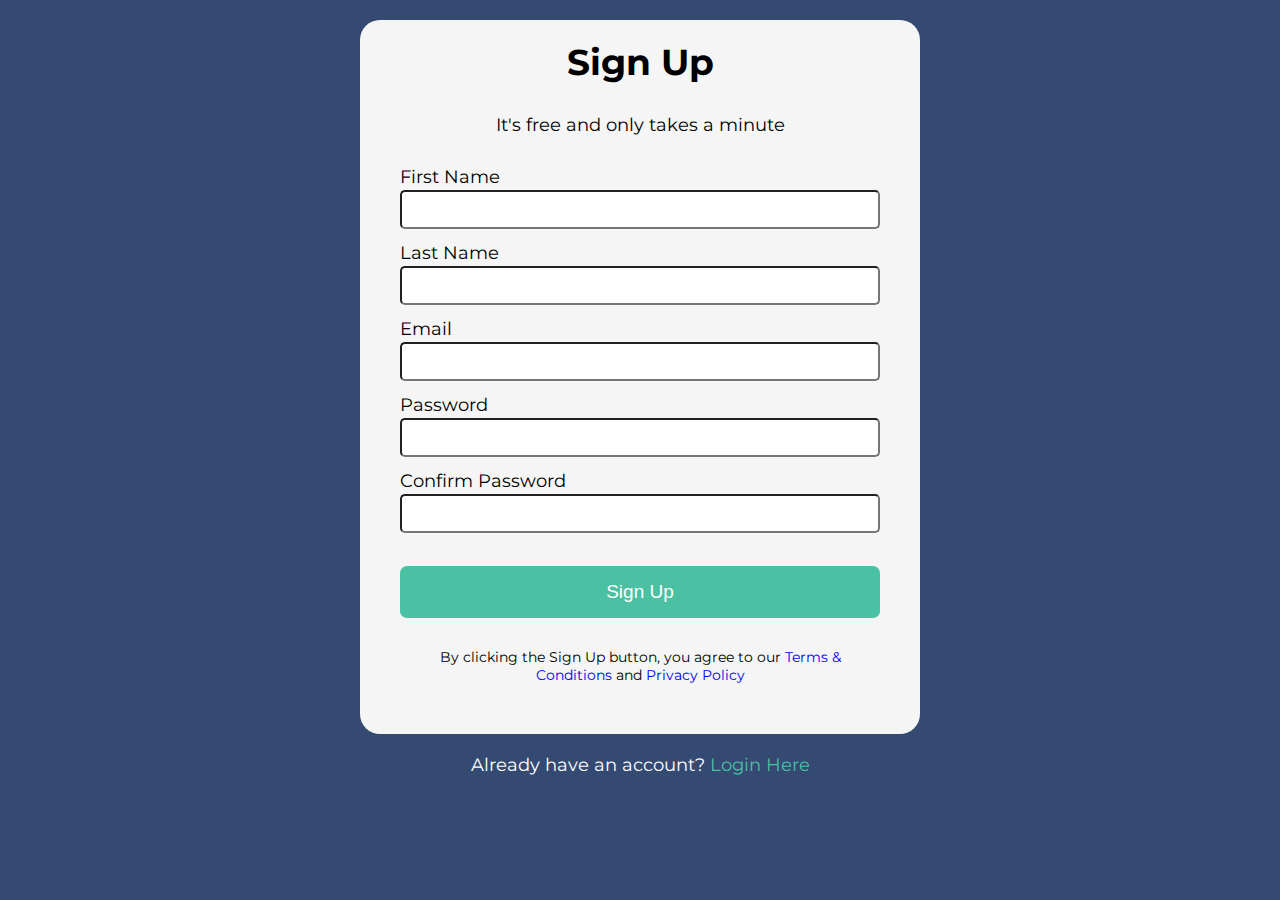
<file: 02_CSS_Basics/sign-up-form.html>
<!DOCTYPE html>
<html lang="en">
  <head>
    <meta charset="UTF-8" />
    <meta name="viewport" content="width=device-width, initial-scale=1.0" />
    <meta http-equiv="X-UA-Compatible" content="ie=edge" />
    <title>Form Styling</title>
    <link href="https://fonts.googleapis.com/css2?family=Montserrat&display=swap" rel="stylesheet">
    <style>

      * {
      margin: 0;
      padding: 0;
      box-sizing: border-box;
    }

      body {    
        background: #344a72;
        font-family: 'Montserrat', sans-serif;
        font-size: 18px;
        /* line-height: 1.8; */
      }

      a {
        /* 
        Underlined links are ugly :)
       */
       text-decoration: none;
      }

      #container {
        /* 
        -Remember, margin: auto on left and right will center a block element 
        -I would also set a "max-width" for responsiveness
        -May want to add some padding
        */
        margin: auto;
        width: 600px;       
        padding: 20px;        
      }

      .form-wrap {
        /* 
          This is the white area around the form and heading, etc
        */     
        background: whitesmoke;
        border-radius: 20px;
        padding: 20px 40px;
        
      }

      .form-wrap h1,
      .form-wrap p {
        /* 
          May want to center these
        */
        text-align: center;
        margin-bottom: 30px;
      }

      .form-wrap .form-group {
        /* 
          Each label, input is wrapped in .form-group
        */
        text-align: left;

      }

      .form-wrap .form-group label {
        /* 
          Label should be turned into a block element
        */
        display: block;
      }

      .form-wrap .form-group input {
        /* 
          Inputs should reach accross the .form-wrap 100% and have some padding
        */
        display: block;
        width: 100%;
        padding-bottom: 20px;
        margin-top: 2px;
        margin-bottom: 13px;
        border-radius: 5px;
      }

      .form-wrap button {
        /* 
          Button should wrap accross 100% and display as block
          Background color for button is 
        */
        width: 100%;
        background: #49c1a2;
        color: #fff;
        border: none;
        font-size: 19px;
        padding: 15px 20px;
        border-radius: 7px;
        cursor: pointer;
        margin-top: 20px;
        margin-bottom: 30px;
      }

      .form-wrap button:hover {
        background: #37a08e;
        color: white;
      }

      .form-wrap .bottom-text {
        /* 
          Bottom text is smaller
        */
        font-size: 14px;
        text-decoration: none;
      }

      footer {
        /* 
        Should be centered
       */
       color: #fff;
       text-align: center;
       font-size: 16;
       padding-top: 20px;
      }

      footer a {
        /* 
          Footer link color is #49c1a2
        */
        color: #49c1a2;
      }
    </style>
  </head>
  <body>
    <div id="container">
      <div class="form-wrap">
        <h1>Sign Up</h1>
        <p>It's free and only takes a minute</p>
        <form>

          <div class="form-group">
            <label for="first-name">First Name</label>
            <input type="text" name="firstName" id="first-name" />
          </div>

          <div class="form-group">
            <label for="last-name">Last Name</label>
            <input type="text" name="lastName" id="last-name" />
          </div>

          <div class="form-group">
            <label for="email">Email</label>
            <input type="email" name="email" id="email" />
          </div>

          <div class="form-group">
            <label for="password">Password</label>
            <input type="password" name="password" id="password" />
          </div>

          <div class="form-group">
            <label for="password2">Confirm Password</label>
            <input type="password" name="pasword2" id="password2" />
          </div>

          <button type="submit" class="btn">Sign Up</button>
          <p class="bottom-text">

            By clicking the Sign Up button, you agree to our
            <a href="#">Terms & Conditions</a> and
            <a href="#">Privacy Policy</a>
          </p>
        </form>
      </div>

      <footer>
        <p>Already have an account? <a href="#">Login Here</a></p>
      </footer>
    </div>
  </body>
</html>
</file>
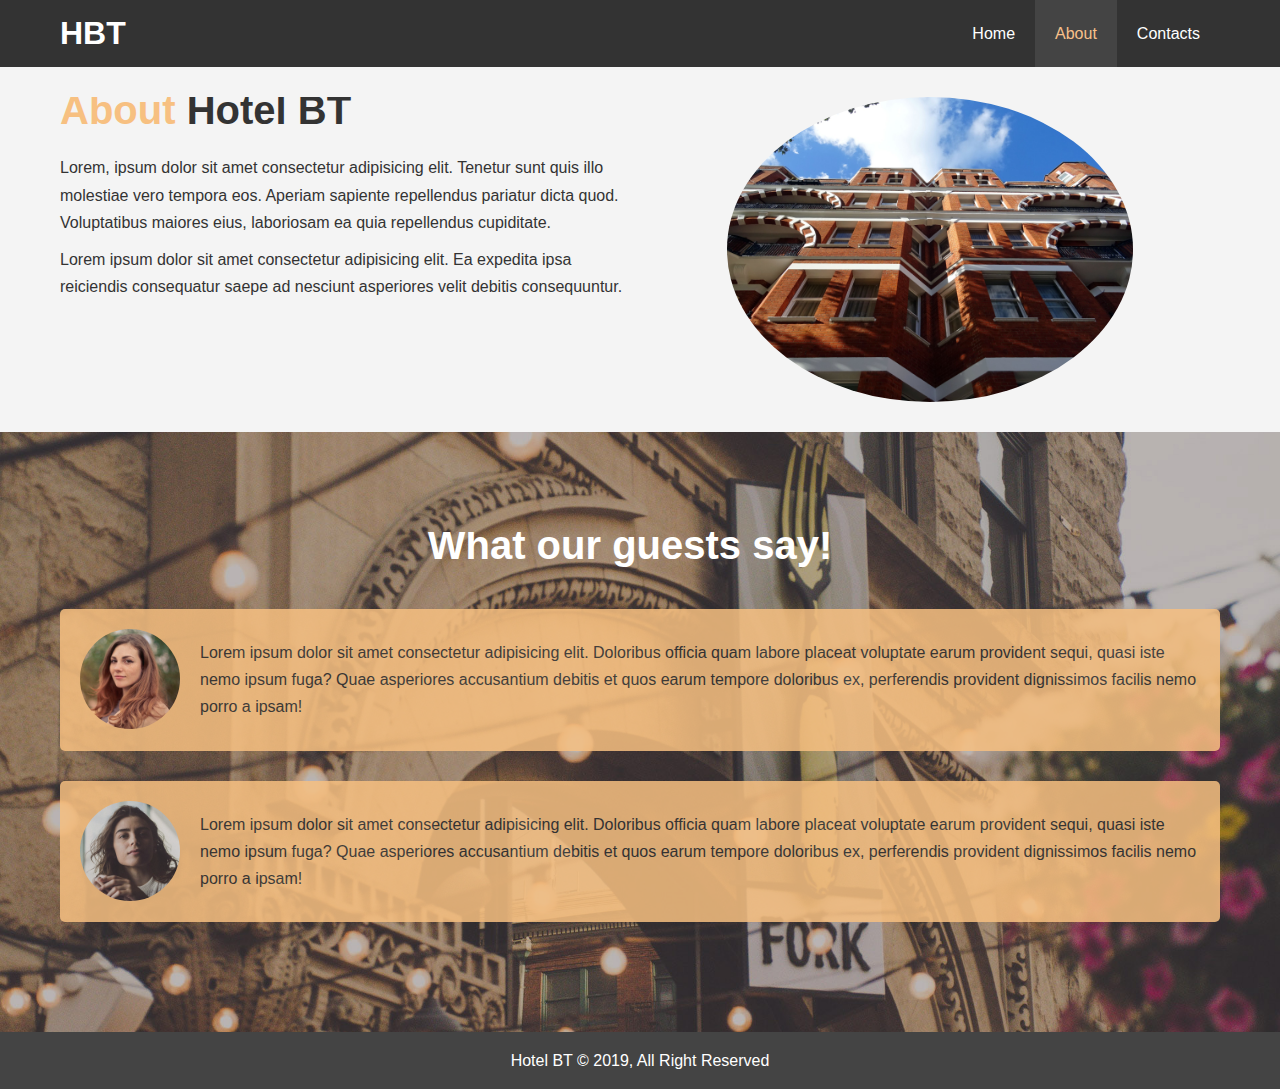
<file: hotel/about.html>
<!DOCTYPE html>
<html lang="en">
<head>
  <meta charset="UTF-8">
  <meta name="viewport" content="width=device-width, initial-scale=1.0">
  <meta name="desctiption" contet="Welcome to the most extraordinary Hotel in Boston, Massachussets">
  <meta name="keywords" content="hotel, boston hotel, new england hotel">
  <link rel="stylesheet" href="css/style.css">
  <title>Hotel BT | About</title>
</head>
<body>
  <header>
    <nav id="navbar">
      <div class="container">
        <h1 class="logo"><a href="index.html">HBT</a></h1>
        <ul>
          <li><a href="index.html">Home</a></li>
          <li><a class="current" href="about.html">About</a></li>
          <li><a href="contacts.html">Contacts</a></li>
        </ul>
      </div>
    </nav>

  <section id="about-info" class="bg-light py-3">
    <div class="container">
      <div class="info-left">
        <h1 class="l-heading"><span class="text-primary">About</span> Hotel BT</h1>
        <p>Lorem, ipsum dolor sit amet consectetur adipisicing elit. Tenetur sunt quis illo molestiae vero tempora eos. Aperiam sapiente repellendus pariatur dicta quod. Voluptatibus maiores eius, laboriosam ea quia repellendus cupiditate.</p>
        <p>Lorem ipsum dolor sit amet consectetur adipisicing elit. Ea expedita ipsa reiciendis consequatur saepe ad nesciunt asperiores velit debitis consequuntur.</p>

      </div>
      <div class="info-right">
        <img src="./img/photo-2.jpg" alt="Hotel">
      </div>
    </div> 
  </section>
  

  <div class="clr"></div>

  <section id="testimonials" class="py-3">
    <div class="container">
      <h2 class="l-heading">What our guests say!</h2>
      <div class="testimonial bg-primary">
        <img src="./img/person-1.jpg" alt="Person 1">
        <p>Lorem ipsum dolor sit amet consectetur adipisicing elit. Doloribus officia quam labore placeat voluptate earum provident sequi, quasi iste nemo ipsum fuga? Quae asperiores accusantium debitis et quos earum tempore doloribus ex, perferendis provident dignissimos facilis nemo porro a ipsam!</p>

      </div>
      <div class="testimonial bg-primary">
        <img src="./img/person-2.jpg" alt="Person 1">
        <p>Lorem ipsum dolor sit amet consectetur adipisicing elit. Doloribus officia quam labore placeat voluptate earum provident sequi, quasi iste nemo ipsum fuga? Quae asperiores accusantium debitis et quos earum tempore doloribus ex, perferendis provident dignissimos facilis nemo porro a ipsam!</p>

      </div>
    </div>


  </section>

  <footer id="main-footer">
    <p>Hotel BT &copy; 2019, All Right Reserved</p>
  </footer>

</body>
</html>
</file>
<file: hotel/css/style.css>
/* Reset */
* {
  margin: 0;
  padding: 0;
  box-sizing: border-box;
}
/* Main styling */
html, body {
  font-family: 'Segoe UI', Tahoma, Geneva, Verdana, sans-serif;
  line-height: 1.7em;
}

a {
  color: #333;
  text-decoration: none;
}

h1, h2, h3 {
  padding-bottom: 20px;
}

p {
  margin: 10px 0px;
}
/* Utility classes */
.container {
  margin:auto;
  max-width: 1200px;
  overflow: auto;
  padding: 0px 20px;
}

.text-primary {
  color: #f7c081;
}

.lead {
  font-size: 20px;
}

.btn {
  display: inline-block;
  font-size: 18px;
  color: #fff;
  background: #333;
  padding: 13px 20px;
  border: none;
  cursor: pointer;
}

.btn:hover {
  background-color:  #f7c081;
  color: #333;
}

.btn-light {
  background: #f4f4f4;
  color: #333;
}

.bg-dark {
  background: #333;
  color: #fff;
}

.bg-light {
  background: #f4f4f4;
  color: #333;
}

.bg-primary {
  background: #f7c081;
  color: #333;
}

.clr {
  clear: both;
}

.py-1 {
  padding: 10px 0px;
}

.py-2 {
  padding: 20px 0px;
}

.py-3 {
  padding: 30px 0px;
}

.l-heading {
  font-size: 40px;
}

/* Navbar */
#navbar {
  background: #333;
  color: #fff;
  overflow: auto;
}

#navbar a {
  color: #fff;
}

#navbar h1 {
  padding-top: 20px;
  float: left;
}

#navbar ul {
  list-style: none;
  float: right;
}

#navbar ul li {
  float: left;
}

#navbar ul li a{
  display: block;
  padding: 20px;
  text-align: center;
}

#navbar ul li a:hover,
#navbar ul li a.current {
  background: #444;
  color: #f7c08a;
}

/* Showcase */
#showcase {
  background: url('../img/showcase.jpg') no-repeat center center/cover;
  height: 600px;
}

#showcase .showcase-content {
  text-align: center;
  padding-top: 170px;
  color: #fff;
}

#showcase .showcase-content h1 {
  font-size: 60px;
  line-height: 1.2em;
}

#showcase .showcase-content p {
  padding-bottom: 30px;
  line-height: 1.7em;
}

/* Home info */
#home-info {
  height: 400px;
}

 #home-info .info-img {
   float: left;
   width: 50%;
   background: url('../img/photo-1.jpg') no-repeat;
   min-height: 100%;
}

#home-info .info-content {
  float: right;
  width: 50%;
  text-align: center;
  height: 100%;
  padding: 50px 30px;
  overflow: hidden;
}

#home-info .info-content p {
  padding-bottom: 30px;
}

/* Features */
.box {
  float: left;
  width: 33.3%;
  padding: 50px;
  text-align: center;
}

.box i {
  margin-bottom: 10px;
}

/* About */
#about-info .info-left {
  float:left;
  width: 50%;
  min-height: 100%;
}

#about-info .info-right {
  float: right;
  width: 50%;
  min-height: 100%;
}

#about-info .info-right img {
  display: block;
  margin: auto;
  width: 70%;
  border-radius: 50%;
}
/* Testimonial */
#testimonials {
  height: 600px;
  background: url('../img/test-bg.jpg') no-repeat center center/cover;
  padding-top: 100px;
}

#testimonials .testimonial img {
  width: 100px;
  float: left;
  margin-right: 20px;
  border-radius: 50%;
}

#testimonials h2 {
  color: #fff;
  text-align: center;
  padding-right: 20px;
  margin-bottom: 30px;
}

#testimonials .testimonial {
  padding: 20px;
  margin-bottom: 30px;
  border-radius: 5px;
  opacity: 0.85;
}

/* Contact form  */
#contact-form .form-group{
  margin-bottom: 20px;
}

#contact-form label {
  display: block;
  margin-bottom: 5px;
}

#contact-form input, 
#contact-form textarea {
  width: 100%;
  padding: 10px;
  border: 1px #ddd solid;
}

#contact-form textarea {
  height: 100px;
}

#contact-form input:focus, 
#contact-form textarea:focus {
  outline: none;
  border-color: #f7c08a;
}

/* Main footer */
#main-footer {
  text-align: center;
  background: #444;
  color: #fff;
  padding: 5px;
}
</file>
